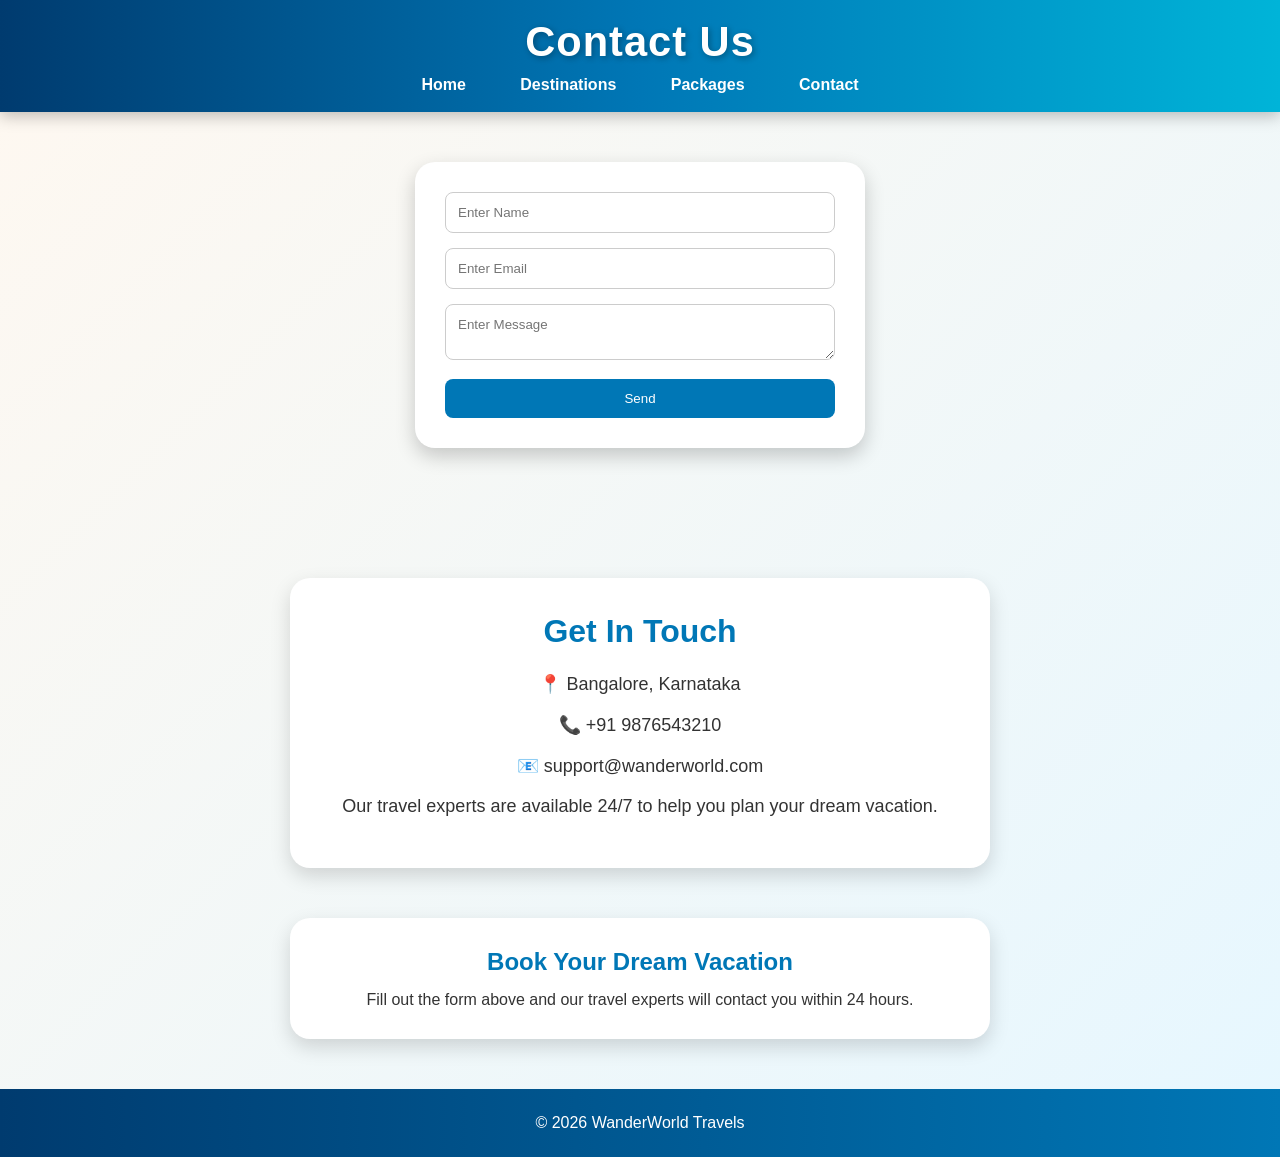
<file: contact.html>
<!DOCTYPE html>
<html lang="en">
<head>
<meta charset="UTF-8">
<meta name="viewport" content="width=device-width, initial-scale=1.0">
<title>Contact</title>
<link rel="stylesheet" href="style.css">
</head>
<body>

<header>
    <h1>Contact Us</h1>

    <nav>
        <ul>
            <li><a href="index.html">Home</a></li>
            <li><a href="destinations.html">Destinations</a></li>
            <li><a href="packages.html">Packages</a></li>
            <li><a href="contact.html">Contact</a></li>
        </ul>
    </nav>
</header>

<section class="contact-form">

<form onsubmit="return validateForm()">

<input type="text" id="name" placeholder="Enter Name">

<input type="email" id="email" placeholder="Enter Email">

<textarea placeholder="Enter Message"></textarea>

<button type="submit">Send</button>

</form>

</section>

<section class="contact-info">

<h2>Get In Touch</h2>

<p>📍 Bangalore, Karnataka</p>

<p>📞 +91 9876543210</p>

<p>📧 support@wanderworld.com</p>

<p>
Our travel experts are available 24/7 to help you plan your dream vacation.
</p>

</section>
<section class="booking-info">

<h2>Book Your Dream Vacation</h2>

<p>
Fill out the form above and our travel experts
will contact you within 24 hours.
</p>

</section>


<footer>
    <p>&copy; 2026 WanderWorld Travels</p>
</footer>

<script src="script.js"></script>

</body>
</html>
</file>
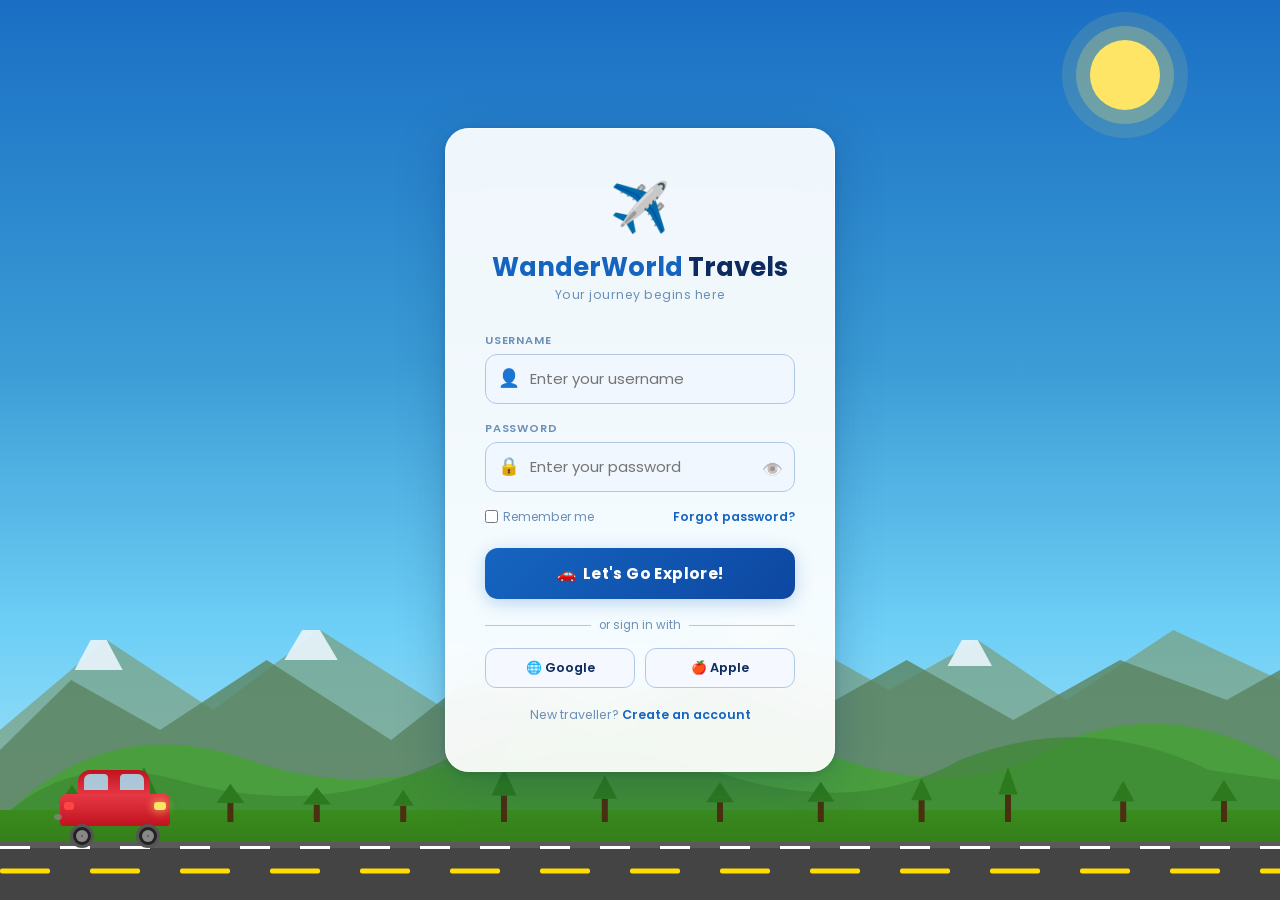
<file: login.html>
<!DOCTYPE html>
<html lang="en">
<head>
  <meta charset="UTF-8"/>
  <meta name="viewport" content="width=device-width, initial-scale=1.0"/>
  <title>WanderWorld Travels – Login</title>
  <style>
    @import url('https://fonts.googleapis.com/css2?family=Poppins:wght@400;600;700&display=swap');

    *, *::before, *::after { box-sizing: border-box; margin: 0; padding: 0; }

    html, body {
      height: 100%; width: 100%;
      font-family: 'Poppins', sans-serif;
      overflow: hidden;
    }

    body {
      background: linear-gradient(180deg, #1a6fc4 0%, #3a9bd5 40%, #6ecff6 70%, #b8eaf8 100%);
      display: flex;
      align-items: center;
      justify-content: center;
      position: relative;
    }

    /* ── SUN ── */
    .sun {
      position: fixed;
      top: 40px; right: 120px;
      width: 70px; height: 70px;
      background: #ffe566;
      border-radius: 50%;
      box-shadow: 0 0 0 14px #ffe56640, 0 0 0 28px #ffe56620;
      z-index: 1;
      animation: sunPulse 4s ease-in-out infinite;
    }
    @keyframes sunPulse {
      0%,100% { box-shadow: 0 0 0 14px #ffe56640, 0 0 0 28px #ffe56620; }
      50%      { box-shadow: 0 0 0 20px #ffe56650, 0 0 0 40px #ffe56630; }
    }

    /* ── CLOUDS ── */
    .cloud-layer { position: fixed; inset: 0; z-index: 2; pointer-events: none; }
    .cloud {
      position: absolute;
      background: #ffffffd0;
      border-radius: 50px;
    }
    .cloud::before, .cloud::after {
      content: ''; position: absolute;
      background: #ffffffd0; border-radius: 50%;
    }
    .c1 { width:130px;height:44px;top:10%;left:-150px;animation:drift 26s linear infinite; }
    .c1::before{width:70px;height:70px;top:-35px;left:18px}
    .c1::after{width:52px;height:52px;top:-25px;left:60px}
    .c2 { width:100px;height:34px;top:20%;left:-120px;animation:drift 20s linear infinite;animation-delay:-9s;opacity:.8; }
    .c2::before{width:50px;height:50px;top:-26px;left:12px}
    .c2::after{width:38px;height:38px;top:-18px;left:44px}
    .c3 { width:80px;height:28px;top:8%;left:-100px;animation:drift 32s linear infinite;animation-delay:-18s;opacity:.6; }
    .c3::before{width:40px;height:40px;top:-20px;left:10px}
    .c3::after{width:30px;height:30px;top:-14px;left:36px}
    @keyframes drift {
      from{transform:translateX(0)}
      to{transform:translateX(calc(100vw + 200px))}
    }

    /* ── MOUNTAINS (back layer) ── */
    .mountains {
      position: fixed;
      bottom: 90px; left: 0; right: 0;
      height: 200px;
      z-index: 3;
      pointer-events: none;
    }
    .mountains svg { width: 100%; height: 100%; }

    /* ── HILLS (front layer) ── */
    .hills {
      position: fixed;
      bottom: 80px; left: 0; right: 0;
      height: 130px;
      z-index: 4;
      pointer-events: none;
    }
    .hills svg { width: 100%; height: 100%; }

    /* ── GROUND ── */
    .ground {
      position: fixed;
      bottom: 0; left: 0; right: 0;
      height: 90px;
      background: linear-gradient(to bottom, #3a8c1e, #2a6614);
      z-index: 5;
    }

    /* ── ROAD ── */
    .road {
      position: fixed;
      bottom: 0; left: 0; right: 0;
      height: 58px;
      background: #444;
      z-index: 6;
      overflow: hidden;
    }
    .road::before {
      content: '';
      position: absolute;
      top: -6px; left: 0; right: 0;
      height: 12px;
      background: #5a5a5a;
      border-radius: 6px 6px 0 0;
    }
    /* white edge lines */
    .road::after {
      content: '';
      position: absolute;
      top: 4px; left: 0; right: 0;
      height: 3px;
      background: repeating-linear-gradient(90deg,
        #fff 0, #fff 30px,
        transparent 30px, transparent 60px
      );
      animation: roadEdge 0.6s linear infinite;
    }
    /* center dashes */
    .road-dashes {
      position: absolute;
      top: 50%; transform: translateY(-50%);
      left: 0; right: 0;
      height: 5px;
      display: flex;
      gap: 0;
      animation: roadScroll 0.5s linear infinite;
      width: 200%;
    }
    .road-dash {
      flex-shrink: 0;
      width: 50px; height: 5px;
      background: #ffdd00;
      margin-right: 40px;
      border-radius: 2px;
    }
    @keyframes roadScroll {
      from{transform:translateY(-50%) translateX(0)}
      to{transform:translateY(-50%) translateX(-50%)}
    }
    @keyframes roadEdge {
      from{background-position:0 0}
      to{background-position:-60px 0}
    }

    /* ── CAR ── */
    .car-wrap {
      position: fixed;
      bottom: 52px;
      left: 60px;
      z-index: 8;
      animation: carBob 0.2s ease-in-out infinite alternate;
    }
    @keyframes carBob {
      from{transform:translateY(0)}
      to{transform:translateY(-2px)}
    }
    .car { position: relative; width: 110px; }

    /* car body */
    .car-body {
      width: 110px; height: 32px;
      background: linear-gradient(to bottom, #e63946, #c1121f);
      border-radius: 6px 6px 4px 4px;
      position: relative;
    }
    /* car roof */
    .car-roof {
      position: absolute;
      top: -24px; left: 18px;
      width: 72px; height: 26px;
      background: linear-gradient(to bottom, #c1121f, #e63946);
      border-radius: 12px 12px 0 0;
    }
    /* windshield */
    .car-roof::before {
      content: '';
      position: absolute;
      top: 4px; left: 6px;
      width: 24px; height: 16px;
      background: #a8d8ea;
      border-radius: 6px 4px 0 0;
      opacity: .9;
    }
    .car-roof::after {
      content: '';
      position: absolute;
      top: 4px; right: 6px;
      width: 24px; height: 16px;
      background: #a8d8ea;
      border-radius: 4px 6px 0 0;
      opacity: .9;
    }
    /* headlight */
    .car-body::before {
      content: '';
      position: absolute;
      right: 4px; top: 8px;
      width: 12px; height: 8px;
      background: #ffe566;
      border-radius: 3px;
      box-shadow: 0 0 8px 2px #ffe56680;
    }
    /* taillight */
    .car-body::after {
      content: '';
      position: absolute;
      left: 4px; top: 8px;
      width: 10px; height: 8px;
      background: #ff4444;
      border-radius: 3px;
    }
    /* wheels */
    .wheels { display: flex; justify-content: space-between; padding: 0 10px; margin-top: -2px; }
    .wheel {
      width: 24px; height: 24px;
      background: #222;
      border-radius: 50%;
      border: 3px solid #555;
      position: relative;
      animation: spin 0.3s linear infinite;
    }
    .wheel::before {
      content: '';
      position: absolute;
      inset: 3px;
      background: #888;
      border-radius: 50%;
    }
    .wheel::after {
      content: '';
      position: absolute;
      inset: 8px;
      background: #555;
      border-radius: 50%;
    }
    @keyframes spin {
      from{transform:rotate(0deg)}
      to{transform:rotate(360deg)}
    }

    /* exhaust */
    .exhaust {
      position: absolute;
      left: -6px; bottom: 6px;
      width: 8px; height: 6px;
      background: #888a;
      border-radius: 50%;
      animation: puff 0.6s ease-out infinite;
      transform-origin: left center;
    }
    @keyframes puff {
      0%{opacity:.7;transform:scaleX(1) scaleY(1) translateX(0)}
      100%{opacity:0;transform:scaleX(3) scaleY(2) translateX(-18px)}
    }

    /* ── TREES on hills ── */
    .trees { position: fixed; bottom: 78px; left: 0; right: 0; height: 80px; z-index: 7; pointer-events: none; }

    /* ── CARD ── */
    .scene { position: relative; z-index: 20; }

    .card {
      background: #ffffffee;
      backdrop-filter: blur(16px);
      border-radius: 24px;
      padding: 44px 40px 48px;
      width: 390px;
      max-width: 92vw;
      box-shadow: 0 10px 48px #00336640, 0 2px 8px #0002, inset 0 0 0 1px #ffffff90;
      animation: cardPop .6s cubic-bezier(.2,1.4,.4,1) both;
    }
    @keyframes cardPop {
      from{opacity:0;transform:translateY(36px) scale(.94)}
      to{opacity:1;transform:translateY(0) scale(1)}
    }

    .brand { text-align: center; margin-bottom: 28px; }
    .brand-icon {
      font-size: 48px;
      display: block;
      margin-bottom: 8px;
      animation: iconFloat 3s ease-in-out infinite;
    }
    @keyframes iconFloat {
      0%,100%{transform:translateY(0) rotate(-4deg)}
      50%{transform:translateY(-7px) rotate(4deg)}
    }
    .brand-name {
      font-size: 1.6rem; font-weight: 700;
      color: #0d2b5e; line-height: 1.2;
    }
    .brand-name span { color: #1565c0; }
    .tagline { font-size: .78rem; color: #6b90b8; margin-top: 3px; letter-spacing: .5px; }

    .field { position: relative; margin-bottom: 16px; }
    .field label {
      display: block; font-size: .7rem; font-weight: 600;
      color: #6b90b8; margin-bottom: 5px;
      text-transform: uppercase; letter-spacing: .8px;
      transition: color .2s;
    }
    .field:focus-within label { color: #1565c0; }
    .field input {
      width: 100%; padding: 13px 16px 13px 44px;
      border: 1.5px solid #b0c8e8;
      border-radius: 12px; font-family: inherit;
      font-size: .93rem; background: #f0f7ff;
      color: #0d2b5e; outline: none;
      transition: border-color .2s, box-shadow .2s, background .2s;
    }
    .field input:focus {
      border-color: #1565c0; background: #fff;
      box-shadow: 0 0 0 4px #1565c018;
    }
    .field-icon {
      position: absolute; left: 13px; bottom: 13px;
      font-size: 1.1rem; pointer-events: none;
    }
    .eye-btn {
      position: absolute; right: 12px; bottom: 12px;
      background: none; border: none; cursor: pointer;
      font-size: 1.05rem; opacity: .45;
      transition: opacity .2s;
    }
    .eye-btn:hover { opacity: 1; }

    .options {
      display: flex; justify-content: space-between;
      align-items: center; font-size: .76rem;
      color: #6b90b8; margin-bottom: 22px;
    }
    .remember { display: flex; align-items: center; gap: 5px; cursor: pointer; }
    .remember input { accent-color: #1565c0; cursor: pointer; }
    .forgot { color: #1565c0; text-decoration: none; font-weight: 600; }
    .forgot:hover { text-decoration: underline; }

    .btn-login {
      width: 100%; padding: 14px;
      background: linear-gradient(135deg, #1565c0, #0d47a1);
      color: #fff; border: none; border-radius: 13px;
      font-family: inherit; font-size: .97rem; font-weight: 700;
      cursor: pointer; letter-spacing: .4px;
      position: relative; overflow: hidden;
      transition: transform .15s, box-shadow .15s;
      box-shadow: 0 4px 18px #1565c045;
    }
    .btn-login:hover { transform: translateY(-2px); box-shadow: 0 8px 26px #1565c060; }
    .btn-login:active { transform: translateY(1px); }
    .btn-login::after {
      content: '';
      position: absolute; inset: 0;
      background: linear-gradient(110deg,transparent 30%,#ffffff25 50%,transparent 70%);
      transform: translateX(-100%);
      animation: shimmer 2.4s ease-in-out infinite;
    }
    @keyframes shimmer { 0%{transform:translateX(-100%)} 60%,100%{transform:translateX(100%)} }

    .divider {
      display: flex; align-items: center; gap: 8px;
      margin: 18px 0 14px; font-size: .73rem; color: #6b90b8;
    }
    .divider::before,.divider::after { content:''; flex:1; height:1px; background:#b0c8e8; }

    .social { display: flex; gap: 10px; }
    .btn-social {
      flex: 1; padding: 10px 8px;
      border: 1.5px solid #b0c8e8; background: #f5f9ff;
      border-radius: 11px; font-size: .8rem; font-family: inherit;
      font-weight: 600; color: #0d2b5e; cursor: pointer;
      display: flex; align-items: center; justify-content: center; gap: 5px;
      transition: background .2s, border-color .2s, transform .15s;
    }
    .btn-social:hover { background: #e8f0fe; border-color: #1565c0; transform: translateY(-1px); }

    .signup { text-align: center; margin-top: 18px; font-size: .78rem; color: #6b90b8; }
    .signup a { color: #1565c0; font-weight: 600; text-decoration: none; }
    .signup a:hover { text-decoration: underline; }

    .toast {
      position: fixed; bottom: 75px; left: 50%;
      transform: translateX(-50%) translateY(16px);
      background: #0d47a1ee; color: #fff;
      padding: 11px 26px; border-radius: 50px;
      font-size: .83rem; font-weight: 600;
      opacity: 0; pointer-events: none; z-index: 100;
      transition: opacity .35s, transform .35s;
      white-space: nowrap;
    }
    .toast.show { opacity: 1; transform: translateX(-50%) translateY(0); }

    @media(prefers-reduced-motion:reduce){
      *,*::before,*::after{animation:none!important;transition:none!important}
    }
  </style>
</head>
<body>

  <!-- Sun -->
  <div class="sun"></div>

  <!-- Clouds -->
  <div class="cloud-layer">
    <div class="cloud c1"></div>
    <div class="cloud c2"></div>
    <div class="cloud c3"></div>
  </div>

  <!-- Mountains (back) -->
  <div class="mountains">
    <svg viewBox="0 0 1440 200" preserveAspectRatio="none" xmlns="http://www.w3.org/2000/svg">
      <polygon points="0,200 0,120 120,30 240,100 360,20 520,110 620,40 740,90 860,10 1000,80 1100,30 1200,90 1320,20 1440,70 1440,200" fill="#7a9e7e" opacity="0.7"/>
      <polygon points="0,200 0,140 80,70 180,120 300,50 440,130 540,60 680,120 780,40 920,100 1020,50 1140,110 1260,50 1380,90 1440,60 1440,200" fill="#5a8460" opacity="0.8"/>
      <!-- snow caps -->
      <polygon points="340,20 360,20 380,50 320,50" fill="#eaf4fb" opacity=".9"/>
      <polygon points="840,10 860,10 878,38 824,38" fill="#eaf4fb" opacity=".9"/>
      <polygon points="1082,30 1100,30 1116,56 1066,56" fill="#eaf4fb" opacity=".9"/>
      <polygon points="102,30 120,30 138,60 84,60" fill="#eaf4fb" opacity=".9"/>
    </svg>
  </div>

  <!-- Hills (front) -->
  <div class="hills">
    <svg viewBox="0 0 1440 130" preserveAspectRatio="none" xmlns="http://www.w3.org/2000/svg">
      <path d="M0,130 Q120,20 280,70 Q440,120 600,40 Q760,0 920,60 Q1080,120 1200,50 Q1320,10 1440,70 L1440,130 Z" fill="#4a9e3e"/>
      <path d="M0,130 Q80,60 200,90 Q360,130 500,70 Q640,30 800,80 Q960,130 1080,70 Q1220,20 1360,80 L1440,90 L1440,130 Z" fill="#3d8832" opacity="0.7"/>
    </svg>
  </div>

  <!-- Trees (SVG inline) -->
  <div class="trees">
    <svg width="100%" height="80" xmlns="http://www.w3.org/2000/svg" preserveAspectRatio="none">
      <!-- repeating tree pattern via JS -->
    </svg>
  </div>

  <!-- Ground -->
  <div class="ground"></div>

  <!-- Road -->
  <div class="road">
    <div class="road-dashes" id="roadDashes"></div>
  </div>

  <!-- Car -->
  <div class="car-wrap" id="car">
    <div class="car">
      <div style="position:relative;">
        <div class="car-roof"></div>
        <div class="car-body"></div>
        <div class="exhaust"></div>
      </div>
      <div class="wheels">
        <div class="wheel"></div>
        <div class="wheel"></div>
      </div>
    </div>
  </div>

  <!-- Login Card -->
  <div class="scene">
    <div class="card">
      <div class="brand">
        <span class="brand-icon">✈️</span>
        <div class="brand-name"><span>WanderWorld</span> Travels</div>
        <div class="tagline">Your journey begins here</div>
      </div>

      <div class="field">
        <label>Username</label>
        <span class="field-icon">👤</span>
        <input type="text" id="username" placeholder="Enter your username" autocomplete="username"/>
      </div>

      <div class="field">
        <label>Password</label>
        <span class="field-icon">🔒</span>
        <input type="password" id="password" placeholder="Enter your password" autocomplete="current-password"/>
        <button class="eye-btn" id="eyeBtn" type="button">👁️</button>
      </div>

      <div class="options">
        <label class="remember">
          <input type="checkbox" id="remember"/> Remember me
        </label>
        <a href="#" class="forgot">Forgot password?</a>
      </div>

      <button class="btn-login" id="loginBtn">🚗 &nbsp;Let's Go Explore!</button>

      <div class="divider">or sign in with</div>
      <div class="social">
        <button class="btn-social">🌐 Google</button>
        <button class="btn-social">🍎 Apple</button>
      </div>

      <div class="signup">New traveller? <a href="#">Create an account</a></div>
    </div>
  </div>

  <div class="toast" id="toast">🚗 Buckle up! Adventure awaits!</div>

  <script>
    // Road dashes
    const rd = document.getElementById('roadDashes');
    for(let i=0;i<50;i++){
      const d=document.createElement('div');
      d.className='road-dash';
      rd.appendChild(d);
    }

    // SVG Trees
    const treeSvg = document.querySelector('.trees svg');
    const treePositions = [5,10,16,22,28,35,42,50,57,64,70,78,85,92];
    treePositions.forEach(pct => {
      const x = (pct/100)*1440;
      const h = 30+Math.random()*25;
      const w = 18+Math.random()*10;
      treeSvg.innerHTML += `
        <rect x="${x-3}" y="${80-h/2}" width="6" height="${h/2}" fill="#4a3010"/>
        <polygon points="${x},${80-h} ${x-w/2},${80-h/2} ${x+w/2},${80-h/2}" fill="#2d7a1e"/>
        <polygon points="${x},${80-h-12}" x="${x}" points="${x},${60-h*0.6} ${x-w*0.4},${80-h} ${x+w*0.4},${80-h}" fill="#3a9a28"/>
      `;
    });

    // Password toggle
    const pwd = document.getElementById('password');
    document.getElementById('eyeBtn').addEventListener('click', () => {
      pwd.type = pwd.type==='password' ? 'text' : 'password';
    });

    // Login
    document.getElementById('loginBtn').addEventListener('click', () => {

  const u = document.getElementById('username').value.trim();
  const p = pwd.value.trim();

  const toast = document.getElementById('toast');

  if(!u || !p){

      toast.textContent = '⚠️ Please fill in all fields';
      toast.style.background = '#c0392bee';

      toast.classList.add('show');
      setTimeout(()=>toast.classList.remove('show'),3000);

      return;
  }

  toast.textContent = '✅ Login Successful!';
  toast.style.background = '#0d47a1ee';

  toast.classList.add('show');

  setTimeout(() => {

      window.location.href = "index.html";

  }, 1500);

});
  </script>
</body>
</html>
</file>
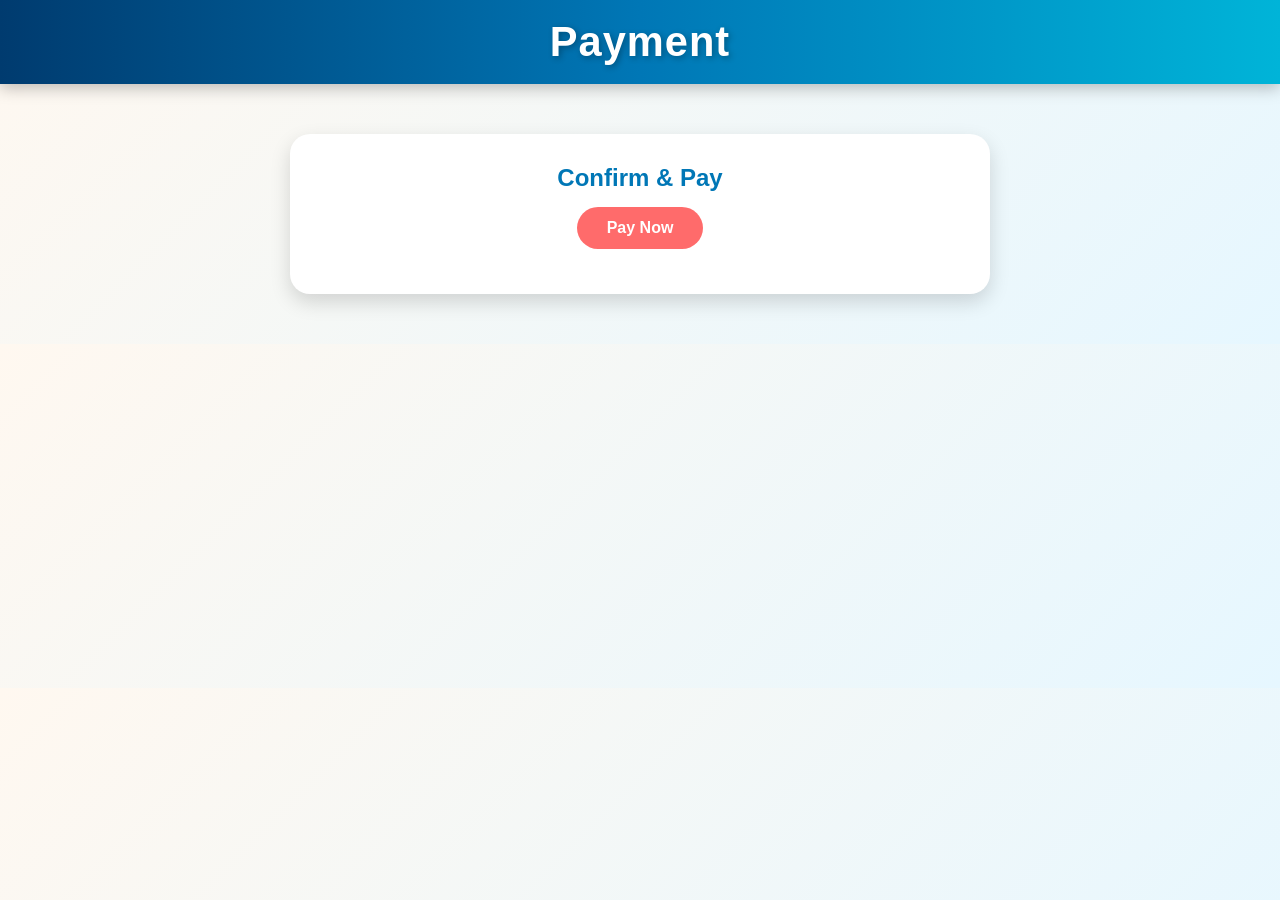
<file: payment.html>
<!DOCTYPE html>
<html lang="en">
<head>
<meta charset="UTF-8">
<meta name="viewport" content="width=device-width, initial-scale=1.0">
<title>Payment</title>
<link rel="stylesheet" href="style.css">
</head>
<body>

<header>
    <h1>Payment</h1>
</header>

<section class="booking-info">
    <h2>Confirm & Pay</h2>
    <p id="summary"></p>
    <button class="book-btn" onclick="makePayment()">Pay Now</button>
</section>

<!-- Phone message popup -->
<div class="phone-popup" id="phonePopup">
    <div class="phone-frame">
        <div class="phone-header">Hotel Booking</div>
        <div class="phone-message">
            <p id="messageText"></p>
        </div>
    </div>
</div>

<script>
const data = JSON.parse(localStorage.getItem("bookingData"));

if(data){
    document.getElementById("summary").innerText =
        `${data.name}, your ${data.hotel} booking for ${data.destination} on ${data.date} (${data.travelers} traveler(s)) is ready for payment.`;
}

function makePayment(){
    const popup = document.getElementById("phonePopup");
    const msg = document.getElementById("messageText");

    msg.innerText = `Hi ${data.name}, your booking at ${data.hotel} for ${data.destination} has been confirmed for ${data.date}. Check-in time will be 2:00 PM. Enjoy your trip!`;

    popup.classList.add("show");

    setTimeout(() => {
        window.location.href = "success.html";
    }, 3500);
}
</script>

</body>
</html>
</file>
<file: style.css>
*{
    margin:0;
    padding:0;
    box-sizing:border-box;
    font-family:'Segoe UI',sans-serif;
}

body{
    background:linear-gradient(135deg,#fff8f0,#e6f7ff);
    color:#333;
}

/* Header */

header{
    background:linear-gradient(90deg,#003b6f,#0077b6,#00b4d8);
    color:white;
    padding:18px 20px;
    text-align:center;
    position:sticky;
    top:0;
    z-index:1000;
    box-shadow:0 4px 15px rgba(0,0,0,0.25);
}

header h1{
    font-size:2.6rem;
    letter-spacing:1px;
    text-shadow:2px 2px 6px rgba(0,0,0,0.3);
}

nav ul{
    list-style:none;
    margin-top:10px;
    padding:0;
}

nav ul li{
    display:inline-block;
    margin:0 15px;
}

nav ul li a{
    text-decoration:none;
    color:white;
    font-weight:bold;
    padding:6px 10px;
    border-radius:6px;
    transition:0.3s;
}

nav ul li a:hover{
    background:white;
    color:#0077b6;
}
/* Hero Section */

.hero{
    position:relative;
    text-align:center;
    padding:0;
}

.hero img{
    width:100%;
    height:550px;
    object-fit:cover;
    filter:brightness(0.85);
}

.hero::after{
    content:"";
    position:absolute;
    bottom:0;
    left:0;
    right:0;
    height:200px;
    background:linear-gradient(to top, rgba(0,0,0,0.6), transparent);
}

.hero h2{
    position:absolute;
    bottom:90px;
    left:50%;
    transform:translateX(-50%);
    font-size:3.2rem;
    color:white;
    text-shadow:2px 2px 10px rgba(0,0,0,0.6);
    z-index:2;
    width:100%;
}

.hero p{
    position:absolute;
    bottom:55px;
    left:50%;
    transform:translateX(-50%);
    font-size:1.3rem;
    color:#f0f0f0;
    z-index:2;
    width:100%;
}

.hero-book-btn{
    position:absolute;
    bottom:15px;
    left:50%;
    transform:translateX(-50%);
    z-index:2;
    background:linear-gradient(135deg,#ff6b6b,#ff8e53);
    color:white;
    padding:14px 36px;
    border-radius:30px;
    text-decoration:none;
    font-weight:700;
    font-size:1.05rem;
    box-shadow:0 6px 20px rgba(255,107,107,0.5);
    transition:0.3s;
}

/* Cards */

.cards{
    display:flex;
    justify-content:center;
    flex-wrap:wrap;
    gap:25px;
    padding:40px;
}

.card{
    background:white;
    width:300px;
    border-radius:20px;
    overflow:hidden;
    box-shadow:0 8px 20px rgba(0,0,0,0.2);
    transition:0.4s;
}

.card:hover{
    transform:translateY(-10px);
}

.card img{
    width:100%;
    height:220px;
    object-fit:cover;
    object-position:center top;
}

.card img:hover{
    transform:scale(1.05);
}

.card h3{
    text-align:center;
    padding:15px;
    color:#0077b6;
}

.card p{
    padding:0 15px 20px;
    text-align:center;
}

/* About Section */

.about{
    padding:50px;
    text-align:center;
}

.about h2{
    margin-bottom:30px;
    color:#023e8a;
}

/* Contact Form */

.contact-form{
    display:flex;
    justify-content:center;
    padding:50px;
}

form{
    width:450px;
    background:white;
    padding:30px;
    border-radius:20px;
    box-shadow:0 8px 20px rgba(0,0,0,0.2);
}

form input,
form textarea{
    width:100%;
    padding:12px;
    margin-bottom:15px;
    border:1px solid #ccc;
    border-radius:8px;
}

form button{
    width:100%;
    background:#0077b6;
    color:white;
    padding:12px;
    border:none;
    border-radius:8px;
    cursor:pointer;
}

form button:hover{
    background:#023e8a;
}

/* Footer */

footer{
    background:linear-gradient(90deg,#003b6f,#0077b6);
    color:white;
    text-align:center;
    padding:25px;
    margin-top:30px;
    font-size:1rem;
}

/* Responsive */

@media(max-width:768px){

    .hero h2{
        font-size:2rem;
    }

    .cards{
        flex-direction:column;
        align-items:center;
    }

    .card{
        width:90%;
    }
}
html{
    scroll-behavior: smooth;
}
.card{
    background:white;
    width:300px;
    border-radius:20px;
    overflow:hidden;
    box-shadow:0 8px 20px rgba(0,0,0,0.2);
    transition:0.4s;

    display:flex;
    flex-direction:column;
    justify-content:space-between;
    min-height:420px;
}
.rating{
    text-align:center;
    padding:10px;
    font-size:18px;
    color:#ff9800;
    font-weight:bold;
}
.reviews{
    padding:60px 20px;
    text-align:center;
    background:linear-gradient(135deg,#e0f7fa,#f3e5f5);
}

.reviews h2{
    font-size:2.5rem;
    margin-bottom:30px;
    color:#023e8a;
}

.review-container{
    display:flex;
    justify-content:center;
    flex-wrap:wrap;
    gap:20px;
}

.review-card{
    background:white;
    width:280px;
    padding:20px;
    border-radius:15px;
    box-shadow:0 8px 20px rgba(0,0,0,0.2);
    transition:0.3s;
}

.review-card:hover{
    transform:translateY(-10px);
}

.review-card h3{
    color:#0077b6;
    margin-bottom:10px;
}

.review-card p{
    font-style:italic;
    margin-bottom:10px;
}

.rating{
    color:#ff9800;
    font-weight:bold;
}
.package-card img{
    width:100%;
    height:200px;
    object-fit:cover;
    border-radius:15px 15px 0 0;
}
.package-card img,
.hotel-info .card img{
    background:#e0f7fa;
    min-height:200px;
}
.feature-card{
    background:white;
    width:300px;
    border-radius:20px;
    padding:10px;
    box-shadow:0 8px 25px rgba(0,119,182,0.15);
    border-top:4px solid #00b4d8;
    transition:0.3s;
    text-align:center;
}

.feature-card:hover{
    transform:translateY(-8px);
    box-shadow:0 15px 35px rgba(0,119,182,0.3);
}

.feature-card img{
    width:120px;
    height:120px;
    object-fit:cover;
    border-radius:50%;
    display:block;
    margin:20px auto;
    border:4px solid #00b4d8;
}

.feature-card h3{
    color:#023e8a;
    margin-bottom:8px;
}
.booking-section{
    display:flex;
    justify-content:center;
    padding:50px;
}

.booking-section form{
    width:700px;
}

.booking-section h2{
    color:#0077b6;
    margin:20px 0 10px;
}

.booking-section select,
.booking-section input{
    width:100%;
    padding:12px;
    margin-bottom:15px;
    border:1px solid #ccc;
    border-radius:8px;
}

.hotel-info{
    text-align:center;
    padding:50px;
}

.hotel-info h2{
    color:#023e8a;
    margin-bottom:30px;
}
.hotel-info .card img{
    width:100%;
    height:220px;
    object-fit:cover;
}
.login-body{

height:100vh;

display:flex;

justify-content:center;

align-items:center;

background:linear-gradient(
135deg,
#0077b6,
#00b4d8,
#90e0ef
);

overflow:hidden;
}

.login-container{

background:white;

padding:40px;

width:400px;

border-radius:25px;

text-align:center;

box-shadow:0 10px 30px rgba(0,0,0,0.3);
}

.login-container h1{

margin-bottom:20px;

color:#0077b6;
}

.login-container input{

width:100%;

padding:12px;

margin:10px 0;

border-radius:8px;

border:1px solid #ccc;
}

.login-container button{

width:100%;

padding:12px;

border:none;

background:#0077b6;

color:white;

border-radius:8px;

cursor:pointer;
}

.travel-animation{

font-size:70px;

animation:fly 3s infinite;
}

@keyframes fly{

0%{
transform:translateX(-40px);
}

50%{
transform:translateX(40px);
}

100%{
transform:translateX(-40px);
}

}
.contact-section{
    display:flex;
    justify-content:center;
    align-items:center;
    gap:60px;
    padding:80px 40px;
    flex-wrap:wrap;
    min-height:70vh;
}

.contact-info{
    max-width:700px;
    margin:80px auto 50px auto;
    text-align:center;
    background:white;
    padding:35px;
    border-radius:20px;
    box-shadow:0 8px 20px rgba(0,0,0,0.15);
}

.contact-info h2{
    color:#0077b6;
    margin-bottom:20px;
    font-size:2rem;
}

.contact-info p{
    margin-bottom:12px;
    font-size:18px;
    line-height:1.6;
}
.book-btn,
.hero button,
a .book-btn{

    background:#ff6b6b;
    color:white;

    border:none;

    padding:12px 30px;

    border-radius:30px;

    font-size:16px;

    font-weight:600;

    cursor:pointer;

    transition:0.3s;

    margin:15px auto;

    display:block;
}

.book-btn:hover,
.hero button:hover{

    background:#ff3b3b;

    transform:scale(1.05);

    box-shadow:0 5px 15px rgba(255,107,107,0.4);
}
.hero-book-btn{
    text-decoration:none;
    background:#ff6b6b;
    color:white;
    padding:12px 30px;
    border-radius:30px;
    display:inline-block;
}
.hero{
    position:relative;
    text-align:center;
}

.search-bar{
    position:absolute;
    bottom:-40px;
    left:50%;
    transform:translateX(-50%);
    background:white;
    border-radius:18px;
    box-shadow:0 10px 30px rgba(0,0,0,0.2);
    padding:20px 25px;
    display:flex;
    gap:15px;
    flex-wrap:wrap;
    justify-content:center;
    z-index:5;
    width:90%;
    max-width:900px;
}

.search-field{
    display:flex;
    flex-direction:column;
    text-align:left;
    min-width:140px;
}

.search-field label{
    font-size:12px;
    font-weight:600;
    color:#0077b6;
    margin-bottom:5px;
}

.search-field select,
.search-field input{
    padding:10px;
    border:1px solid #ccc;
    border-radius:8px;
    font-size:14px;
}

.search-btn{
    background:linear-gradient(135deg,#ff6b6b,#ff8e53);
    color:white;
    border:none;
    padding:12px 30px;
    border-radius:8px;
    font-weight:700;
    cursor:pointer;
    align-self:flex-end;
    transition:0.3s;
}

.search-btn:hover{
    transform:scale(1.05);
}

.hero h2{
    margin-top:20px;
}

.about{
    padding-top:80px;
}
.booking-info{

    text-align:center;

    margin:50px auto;

    max-width:700px;

    background:white;

    padding:30px;

    border-radius:20px;

    box-shadow:0 8px 20px rgba(0,0,0,0.15);
}

.booking-info h2{

    color:#0077b6;

    margin-bottom:15px;
}
.success-popup{
    position:fixed;
    top:-300px;
    left:50%;
    transform:translateX(-50%);
    background:white;
    padding:30px;
    border-radius:20px;
    text-align:center;
    box-shadow:0 10px 30px rgba(0,0,0,0.3);
    transition:0.6s ease;
    z-index:9999;
}

.success-popup.show{
    top:120px;
}

.success-popup img{
    width:120px;
}
.phone-popup{
    position:fixed;
    top:0; left:0; right:0; bottom:0;
    background:rgba(0,0,0,0.5);
    display:flex;
    justify-content:center;
    align-items:center;
    opacity:0;
    pointer-events:none;
    transition:0.4s;
    z-index:9999;
}

.phone-popup.show{
    opacity:1;
    pointer-events:auto;
}

.phone-frame{
    background:white;
    width:300px;
    border-radius:20px;
    overflow:hidden;
    box-shadow:0 10px 30px rgba(0,0,0,0.4);
    transform:scale(0.8);
    transition:0.4s;
}

.phone-popup.show .phone-frame{
    transform:scale(1);
}

.phone-header{
    background:#0077b6;
    color:white;
    padding:15px;
    text-align:center;
    font-weight:bold;
}

.phone-message{
    padding:20px;
}

.phone-message p{
    background:#e0f7fa;
    padding:12px;
    border-radius:12px;
    font-size:14px;
    line-height:1.5;
}
.reservation-card{
    max-width:450px;
    margin:30px auto;
    background:white;
    border-radius:20px;
    box-shadow:0 8px 20px rgba(0,0,0,0.15);
    padding:20px;
    text-align:left;
}

.reservation-card h3{
    margin-bottom:15px;
    color:#0077b6;
}

.reservation-img{
    width:100%;
    height:280px;
    object-fit:cover;
    border-radius:15px;
    margin-bottom:15px;
}

.reservation-card h2{
    color:#0077b6;
    margin:10px 0;
}

.reservation-card p{
    margin:6px 0;
    font-size:15px;
    color:#333;
}
.card{
    position:relative;
}

.badge{
    position:absolute;
    top:12px;
    left:12px;
    padding:5px 12px;
    border-radius:20px;
    font-size:11px;
    font-weight:700;
    color:white;
    z-index:2;
}

.badge.bestseller{ background:#ff6b6b; }
.badge.popular{ background:#0077b6; }
.badge.deal{ background:#2a9d8f; }
.badge.new{ background:#9d4edd; }

.price{
    font-size:1.1rem;
    font-weight:700;
    color:#023e8a;
    text-align:center;
    margin:8px 0;
}
.stats{
    display:flex;
    justify-content:center;
    flex-wrap:wrap;
    gap:40px;
    padding:50px 20px;
    background:white;
    text-align:center;
}

.stat h3{
    font-size:2.2rem;
    color:#0077b6;
    margin-bottom:5px;
}

.stat p{
    font-size:0.95rem;
    color:#555;
}
</file>
